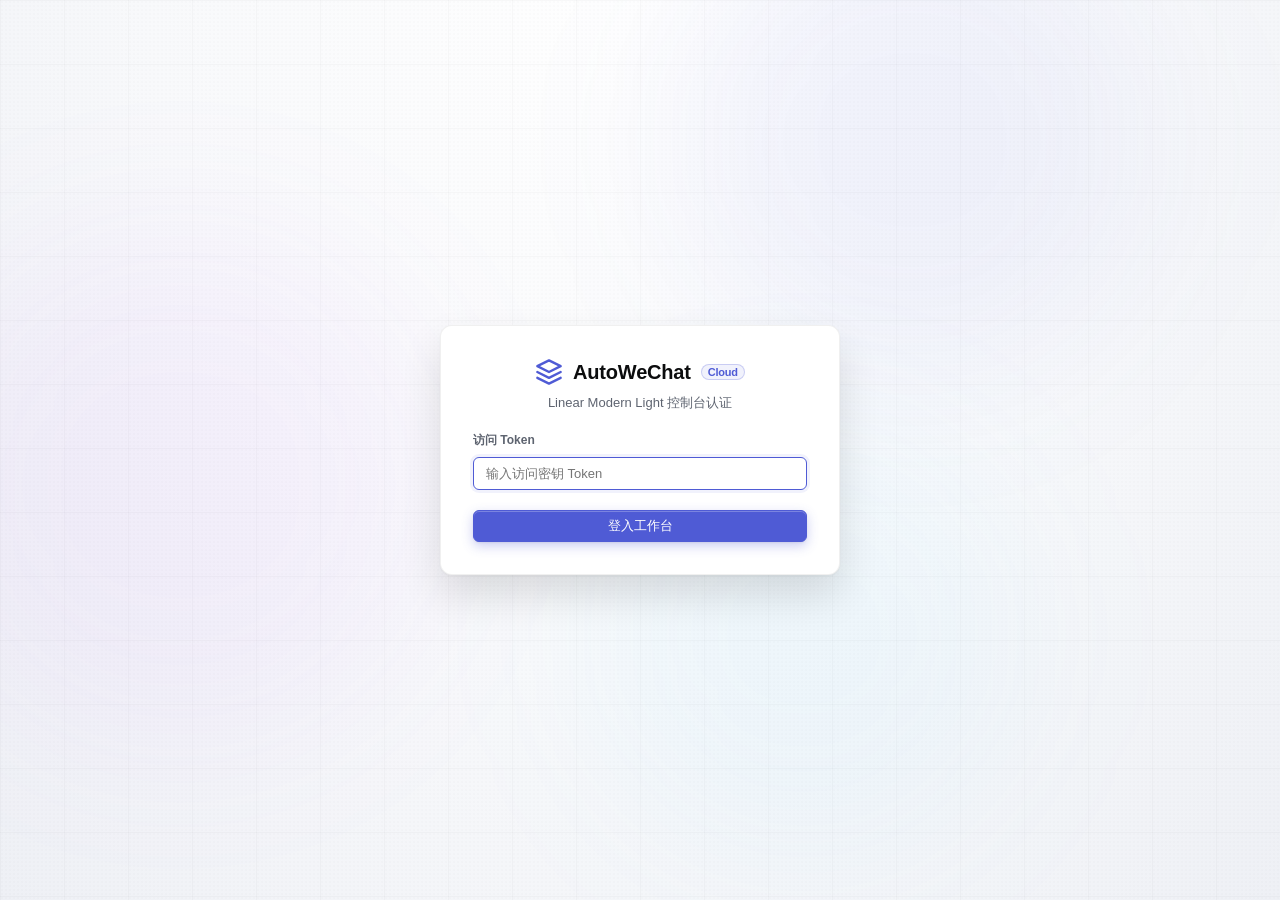
<file: templates/login.html>
<!DOCTYPE html>
<html lang="zh-CN">
<head>
    <meta charset="UTF-8">
    <meta name="viewport" content="width=device-width, initial-scale=1.0">
    <title>AutoWeChat Cloud — 控制台登入</title>
    <link rel="stylesheet" href="/static/css/tokens.css?v=2026">
    <link rel="stylesheet" href="/static/css/components.css?v=2026">
    <link rel="stylesheet" href="/static/css/views.css?v=2026">
</head>
<body>
    <div class="ambient-canvas" aria-hidden="true">
        <div class="ambient-blob ambient-blob-1"></div>
        <div class="ambient-blob ambient-blob-2"></div>
        <div class="ambient-blob ambient-blob-3"></div>
        <div class="ambient-grid"></div>
        <div class="ambient-noise"></div>
    </div>

    <div class="login-shell">
        <div class="login-card">
            <div class="login-logo">
                <div class="brand-mark" style="font-size: 20px; gap: 10px;">
                    <svg width="28" height="28" viewBox="0 0 24 24" fill="none" stroke="currentColor" stroke-width="2" stroke-linecap="round" stroke-linejoin="round">
                        <polygon points="12 2 2 7 12 12 22 7 12 2"></polygon>
                        <polyline points="2 17 12 22 22 17"></polyline>
                        <polyline points="2 12 12 17 22 12"></polyline>
                    </svg>
                    <span>AutoWeChat</span>
                    <span class="brand-badge">Cloud</span>
                </div>
                <div class="login-subtitle">Linear Modern Light 控制台认证</div>
            </div>

            <form id="login-form">
                <div style="display: flex; flex-direction: column; gap: 8px;">
                    <label for="token" style="font-size: 12px; font-weight: 600; color: var(--text-secondary);">访问 Token</label>
                    <input type="password" id="token" name="password" class="linear-input" placeholder="输入访问密钥 Token" autofocus autocomplete="current-password" required>
                </div>
                <button type="submit" class="btn btn-primary" style="width: 100%; margin-top: 20px;">
                    登入工作台
                </button>
                <div class="error" id="error" style="color: var(--status-danger); font-size: 12px; margin-top: 10px; text-align: center; display: none;"></div>
            </form>
        </div>
    </div>

    <script type="module" src="/static/js/main.js?v=2026"></script>
</body>
</html>
</file>
<file: static/css/tokens.css>
/* AutoWeChat Linear Modern Light Design Tokens */
:root {
  /* Surfaces & Backgrounds */
  --bg-base: #F8F9FB;
  --bg-subtle: #F1F3F7;
  --bg-elevated: #FFFFFF;
  --surface-glass: rgba(255, 255, 255, 0.86);
  --surface-glass-hud: rgba(255, 255, 255, 0.94);
  --surface-sunken: #F1F3F7;

  /* Typography Scale */
  --text-primary: #0C0D0E;
  --text-secondary: #5E6470;
  --text-muted: #8C919E;
  --text-inverse: #FFFFFF;

  /* Brand & Accent (Linear Indigo) */
  --accent: #4F5BD5;
  --accent-hover: #434EB8;
  --accent-active: #3842A6;
  --accent-subtle: rgba(79, 91, 213, 0.08);
  --accent-border: rgba(79, 91, 213, 0.25);

  /* Border System */
  --border-color: rgba(0, 0, 0, 0.06);
  --border-subtle: rgba(0, 0, 0, 0.04);
  --border-strong: rgba(0, 0, 0, 0.12);

  /* Status Colors */
  --status-success: #10B981;
  --status-success-bg: rgba(16, 185, 129, 0.10);
  --status-warning: #F59E0B;
  --status-warning-bg: rgba(245, 158, 11, 0.12);
  --status-danger: #EF4444;
  --status-danger-bg: rgba(239, 68, 68, 0.10);

  /* Tactile Shadows */
  --shadow-card: 0 1px 2px rgba(0, 0, 0, 0.03), 0 4px 16px rgba(15, 23, 42, 0.04), inset 0 1px 0 0 rgba(255, 255, 255, 1);
  --shadow-card-hover: 0 2px 4px rgba(0, 0, 0, 0.04), 0 8px 24px rgba(15, 23, 42, 0.08), inset 0 1px 0 0 rgba(255, 255, 255, 1);
  --shadow-btn-primary: 0 1px 2px rgba(0, 0, 0, 0.05), 0 4px 12px rgba(79, 91, 213, 0.30), inset 0 1px 0 0 rgba(255, 255, 255, 0.25);
  --shadow-dropdown: 0 10px 30px rgba(0, 0, 0, 0.08), 0 1px 3px rgba(0, 0, 0, 0.05);
  --shadow-modal: 0 20px 40px rgba(0, 0, 0, 0.12), 0 1px 3px rgba(0, 0, 0, 0.05);
  --shadow-hud: -8px 0 32px rgba(15, 23, 42, 0.08);

  /* Radii */
  --radius-xs: 4px;
  --radius-sm: 6px;
  --radius-md: 9px;
  --radius-lg: 12px;
  --radius-pill: 9999px;

  /* Typography Families */
  --font-sans: -apple-system, BlinkMacSystemFont, "Segoe UI", Roboto, "PingFang SC", "Hiragino Sans GB", "Microsoft YaHei", sans-serif;
  --font-mono: 'Cascadia Code', 'Fira Code', 'Menlo', 'Consolas', monospace;

  /* Motion & Easing */
  --ease-expo: cubic-bezier(0.16, 1, 0.3, 1);
  --duration-fast: 160ms;
  --duration-normal: 220ms;
}

/* Global Reset & Base */
*, *::before, *::after {
  box-sizing: border-box;
  margin: 0;
  padding: 0;
}

html {
  height: auto;
  min-height: 100%;
  overflow-x: clip;
}

body {
  height: auto;
  min-height: 100dvh;
  overflow-x: clip;
  font-family: var(--font-sans);
  color: var(--text-primary);
  background-color: var(--bg-base);
  -webkit-font-smoothing: antialiased;
  -moz-osx-font-smoothing: grayscale;
  text-rendering: optimizeLegibility;
}

/* 4-Layer Ambient Canvas */
.ambient-canvas {
  position: fixed;
  inset: 0;
  pointer-events: none;
  z-index: -1;
  overflow: hidden;
  background: radial-gradient(ellipse at 50% -10%, #FFFFFF 0%, #F8F9FB 55%, #EEF0F5 100%);
}

.ambient-blob {
  position: absolute;
  border-radius: 50%;
  filter: blur(80px);
  pointer-events: none;
  will-change: transform;
}

.ambient-blob-1 {
  top: -100px;
  right: 10%;
  width: 480px;
  height: 480px;
  background: rgba(79, 91, 213, 0.06);
}

.ambient-blob-2 {
  top: 25%;
  left: -80px;
  width: 520px;
  height: 520px;
  background: rgba(168, 85, 247, 0.05);
}

.ambient-blob-3 {
  bottom: 5%;
  right: 20%;
  width: 440px;
  height: 440px;
  background: rgba(56, 189, 248, 0.05);
}

.ambient-grid {
  position: absolute;
  inset: 0;
  background-image: linear-gradient(rgba(0, 0, 0, 0.025) 1px, transparent 1px),
                    linear-gradient(90deg, rgba(0, 0, 0, 0.025) 1px, transparent 1px);
  background-size: 64px 64px;
}

.ambient-noise {
  position: absolute;
  inset: 0;
  opacity: 0.012;
  background-image: radial-gradient(#000000 1px, transparent 1px);
  background-size: 4px 4px;
}

/* Typography Utility Classes */
.text-ink-gradient {
  background: linear-gradient(180deg, #0C0D0E 0%, #4B5563 100%);
  -webkit-background-clip: text;
  -webkit-text-fill-color: transparent;
}

.mono {
  font-family: var(--font-mono);
  font-feature-settings: "tnum";
}

.truncate {
  overflow: hidden;
  text-overflow: ellipsis;
  white-space: nowrap;
}
</file>
<file: static/css/components.css>
/* AutoWeChat Linear Modern Light Atomic Components */

/* --- Topbar Shell (Desktop >= 768px) --- */
.topbar {
  position: fixed;
  top: 0;
  left: 0;
  right: 0;
  height: 56px;
  z-index: 100;
  background: var(--surface-glass);
  backdrop-filter: blur(16px);
  -webkit-backdrop-filter: blur(16px);
  border-bottom: 1px solid var(--border-color);
  display: flex;
  align-items: center;
  justify-content: space-between;
  padding: 0 20px;
  transition: height var(--duration-fast) var(--ease-expo);
}

.brand-mark {
  display: flex;
  align-items: center;
  gap: 8px;
  font-weight: 700;
  font-size: 15px;
  color: var(--text-primary);
  text-decoration: none;
  letter-spacing: -0.01em;
  user-select: none;
}

.brand-mark svg {
  color: var(--accent);
}

.brand-badge {
  font-size: 11px;
  font-weight: 600;
  padding: 1px 6px;
  border-radius: var(--radius-pill);
  background: var(--accent-subtle);
  color: var(--accent);
  border: 1px solid var(--accent-border);
}

/* --- Segmented Nav (Desktop >= 768px) --- */
.segmented-nav {
  display: inline-flex;
  align-items: center;
  gap: 2px;
  background: var(--bg-subtle);
  border: 1px solid var(--border-subtle);
  border-radius: var(--radius-pill);
  padding: 3px;
  user-select: none;
}

.nav-pill {
  display: inline-flex;
  align-items: center;
  gap: 6px;
  padding: 6px 14px;
  font-family: inherit;
  font-size: 13px;
  font-weight: 500;
  color: var(--text-secondary);
  background: transparent;
  border: none;
  border-radius: var(--radius-pill);
  cursor: pointer;
  transition: all var(--duration-fast) var(--ease-expo);
  text-decoration: none;
}

.nav-pill:hover {
  color: var(--text-primary);
}

.nav-pill.active {
  background: #FFFFFF;
  color: var(--text-primary);
  box-shadow: 0 1px 3px rgba(0, 0, 0, 0.06), 0 1px 1px rgba(0, 0, 0, 0.04);
  font-weight: 600;
}

.nav-pill svg {
  width: 15px;
  height: 15px;
}

/* --- Status Pill & Dot --- */
.topbar-actions {
  display: flex;
  align-items: center;
  gap: 10px;
}

.status-pill {
  display: inline-flex;
  align-items: center;
  gap: 6px;
  padding: 4px 10px;
  background: var(--bg-subtle);
  border: 1px solid var(--border-color);
  border-radius: var(--radius-pill);
  font-size: 12px;
  font-weight: 500;
  color: var(--text-secondary);
  user-select: none;
}

.status-dot {
  width: 7px;
  height: 7px;
  border-radius: 50%;
  flex-shrink: 0;
}

.status-dot.idle {
  background: #94A3B8;
}

.status-dot.running {
  background: var(--accent);
  box-shadow: 0 0 8px rgba(79, 91, 213, 0.6);
  animation: pulseDot 2s infinite ease-in-out;
}

.status-dot.paused {
  background: var(--status-warning);
  box-shadow: 0 0 6px rgba(245, 158, 11, 0.5);
}

.status-dot.error {
  background: var(--status-danger);
  box-shadow: 0 0 6px rgba(239, 68, 68, 0.5);
}

@keyframes pulseDot {
  0%, 100% {
    transform: scale(1);
    opacity: 1;
  }
  50% {
    transform: scale(1.3);
    opacity: 0.65;
  }
}

/* --- Mobile Bottom Dock (< 768px) --- */
.mobile-bottom-dock {
  display: none;
}

@media (max-width: 767px) {
  .topbar {
    height: 48px;
    padding: 0 14px;
  }

  .segmented-nav {
    display: none;
  }

  .mobile-bottom-dock {
    display: flex;
    position: fixed;
    bottom: 0;
    left: 0;
    right: 0;
    z-index: 100;
    height: calc(56px + env(safe-area-inset-bottom, 0px));
    padding-bottom: env(safe-area-inset-bottom, 0px);
    background: var(--surface-glass);
    backdrop-filter: blur(20px);
    -webkit-backdrop-filter: blur(20px);
    border-top: 1px solid var(--border-color);
    justify-content: space-around;
    align-items: center;
  }

  .dock-item {
    display: flex;
    flex-direction: column;
    align-items: center;
    justify-content: center;
    min-width: 48px;
    min-height: 44px;
    height: 100%;
    flex: 1;
    color: var(--text-muted);
    text-decoration: none;
    border: none;
    background: transparent;
    font-size: 10px;
    font-weight: 500;
    gap: 2px;
    cursor: pointer;
    touch-action: manipulation;
    transition: color var(--duration-fast);
  }

  .dock-item.active {
    color: var(--accent);
    font-weight: 600;
  }

  .dock-item svg {
    width: 20px;
    height: 20px;
  }
}

/* --- Tactile Cards --- */
.linear-card {
  background: var(--bg-elevated);
  border: 1px solid var(--border-color);
  border-radius: var(--radius-lg);
  box-shadow: var(--shadow-card);
  transition: box-shadow var(--duration-fast) var(--ease-expo), border-color var(--duration-fast);
  position: relative;
  overflow: hidden;
}

.linear-card:hover {
  box-shadow: var(--shadow-card-hover);
  border-color: rgba(0, 0, 0, 0.09);
}

.card-header {
  display: flex;
  align-items: center;
  justify-content: space-between;
  padding: 14px 18px;
  border-bottom: 1px solid var(--border-subtle);
}

.card-title {
  font-size: 14px;
  font-weight: 600;
  color: var(--text-primary);
  display: flex;
  align-items: center;
  gap: 8px;
}

.card-body {
  padding: 18px;
}

/* --- Button Hierarchy --- */
.btn {
  display: inline-flex;
  align-items: center;
  justify-content: center;
  gap: 6px;
  font-family: inherit;
  font-size: 13px;
  font-weight: 500;
  border-radius: var(--radius-sm);
  cursor: pointer;
  border: 1px solid transparent;
  transition: all var(--duration-fast) var(--ease-expo);
  outline: none;
  user-select: none;
  text-decoration: none;
  white-space: nowrap;
  padding: 7px 14px;
  line-height: 1.2;
}

.btn svg {
  width: 14px;
  height: 14px;
  flex-shrink: 0;
}

.btn-primary {
  background: var(--accent);
  color: var(--text-inverse);
  border-color: var(--accent);
  box-shadow: var(--shadow-btn-primary);
}

.btn-primary:hover {
  background: var(--accent-hover);
  border-color: var(--accent-hover);
}

.btn-primary:active {
  background: var(--accent-active);
}

.btn-secondary {
  background: var(--bg-elevated);
  color: var(--text-primary);
  border-color: var(--border-color);
  box-shadow: 0 1px 2px rgba(0, 0, 0, 0.03);
}

.btn-secondary:hover {
  background: var(--bg-subtle);
  border-color: var(--border-strong);
}

.btn-ghost {
  background: transparent;
  color: var(--text-secondary);
  border-color: transparent;
}

.btn-ghost:hover {
  background: var(--accent-subtle);
  color: var(--accent);
}

.btn-outline {
  background: transparent;
  color: var(--text-primary);
  border-color: var(--border-color);
}

.btn-outline:hover {
  background: var(--bg-subtle);
  border-color: var(--border-strong);
}

.btn-danger,
.btn-danger-ghost {
  background: var(--status-danger-bg);
  color: var(--status-danger);
  border-color: rgba(239, 68, 68, 0.2);
}

.btn-danger:hover,
.btn-danger-ghost:hover {
  background: var(--status-danger);
  color: #FFFFFF;
}

.btn-sm {
  padding: 4px 10px;
  font-size: 12px;
  border-radius: var(--radius-xs);
  min-height: 28px;
}

.btn-icon-only {
  padding: 0;
  width: 32px;
  height: 32px;
  border-radius: var(--radius-sm);
}

.btn:disabled, .btn.disabled {
  opacity: 0.55;
  cursor: not-allowed;
  pointer-events: none;
}

/* Touch targets enforcement on Tablet & Mobile */
@media (max-width: 1180px), (pointer: coarse) {
  .btn,
  .nav-pill,
  .filter-pill,
  .dock-item,
  .workflow-seg-btn,
  .workflow-item,
  .mode-toggle-btn,
  .ops-tab-btn,
  .linear-input,
  .linear-select {
    min-height: 44px;
    touch-action: manipulation;
  }
}

/* --- Form Controls --- */
.linear-input,
.linear-select,
.linear-textarea {
  width: 100%;
  font-family: inherit;
  font-size: 13px;
  color: var(--text-primary);
  background: var(--bg-elevated);
  border: 1px solid var(--border-color);
  border-radius: var(--radius-sm);
  padding: 8px 12px;
  transition: border-color var(--duration-fast), box-shadow var(--duration-fast);
  outline: none;
}

.linear-input:focus,
.linear-select:focus,
.linear-textarea:focus {
  border-color: var(--accent);
  box-shadow: 0 0 0 3px var(--accent-subtle);
}

.linear-textarea {
  min-height: 100px;
  resize: vertical;
  line-height: 1.5;
}

@media (max-width: 767px) {
  .linear-input,
  .linear-select,
  .linear-textarea {
    font-size: 16px !important;
  }
}

.form-group {
  margin-bottom: 14px;
}

.form-label {
  display: block;
  font-size: 12px;
  font-weight: 500;
  color: var(--text-secondary);
  margin-bottom: 5px;
}

.form-help {
  font-size: 11px;
  color: var(--text-muted);
  margin-top: 4px;
}

/* --- Badges & Pills --- */
.badge {
  display: inline-flex;
  align-items: center;
  gap: 4px;
  font-size: 11px;
  font-weight: 600;
  padding: 2px 7px;
  border-radius: var(--radius-pill);
  line-height: 1.4;
  user-select: none;
}

.badge-success {
  background: var(--status-success-bg);
  color: var(--status-success);
  border: 1px solid rgba(16, 185, 129, 0.25);
}

.badge-warning {
  background: var(--status-warning-bg);
  color: var(--status-warning);
  border: 1px solid rgba(245, 158, 11, 0.25);
}

.badge-danger {
  background: var(--status-danger-bg);
  color: var(--status-danger);
  border: 1px solid rgba(239, 68, 68, 0.25);
}

.badge-indigo {
  background: var(--accent-subtle);
  color: var(--accent);
  border: 1px solid var(--accent-border);
}

.badge-accent {
  background: var(--accent-subtle);
  color: var(--accent);
  border: 1px solid var(--accent-border);
}

.badge-neutral {
  background: var(--bg-subtle);
  color: var(--text-secondary);
  border: 1px solid var(--border-color);
}

/* Filter Pills Group */
.filter-pills {
  display: flex;
  flex-wrap: wrap;
  gap: 6px;
  padding: 2px 0;
}

.filter-pill {
  padding: 5px 12px;
  font-size: 12px;
  font-weight: 500;
  border-radius: var(--radius-pill);
  border: 1px solid var(--border-color);
  background: var(--bg-elevated);
  color: var(--text-secondary);
  cursor: pointer;
  transition: all var(--duration-fast);
  user-select: none;
}

.filter-pill:hover {
  border-color: var(--border-strong);
  color: var(--text-primary);
}

.filter-pill.active {
  background: var(--accent);
  color: #FFFFFF;
  border-color: var(--accent);
  font-weight: 600;
}

/* --- Modals & Toasts --- */
.modal-overlay {
  position: fixed;
  inset: 0;
  z-index: 200;
  background: rgba(12, 13, 14, 0.45);
  backdrop-filter: blur(8px);
  -webkit-backdrop-filter: blur(8px);
  display: flex;
  align-items: center;
  justify-content: center;
  opacity: 0;
  pointer-events: none;
  transition: opacity var(--duration-normal) var(--ease-expo);
  padding: 16px;
}

.modal-overlay.open {
  opacity: 1;
  pointer-events: auto;
}

.modal-backdrop {
  position: absolute;
  inset: 0;
  cursor: pointer;
}

.modal-card {
  background: var(--bg-elevated);
  border: 1px solid var(--border-color);
  border-radius: var(--radius-lg);
  box-shadow: var(--shadow-modal);
  width: 100%;
  max-width: 860px;
  max-height: 90dvh;
  display: flex;
  flex-direction: column;
  overflow: hidden;
  transform: scale(0.97);
  transition: transform var(--duration-normal) var(--ease-expo);
}

.modal-overlay.open .modal-card {
  transform: scale(1);
}

.modal-header {
  display: flex;
  align-items: center;
  justify-content: space-between;
  padding: 14px 20px;
  border-bottom: 1px solid var(--border-color);
}

.btn-close-modal {
  padding: 4px;
  display: inline-flex;
  align-items: center;
  justify-content: center;
  border-radius: var(--radius-xs);
  color: var(--text-secondary);
}

.btn-close-modal:hover {
  color: var(--text-primary);
  background: var(--bg-subtle);
}

.modal-title {
  font-size: 15px;
  font-weight: 600;
  color: var(--text-primary);
}

.modal-body {
  padding: 20px;
  overflow-y: auto;
  flex: 1;
}

.modal-iframe {
  width: 100%;
  height: 600px;
  border: none;
  border-radius: var(--radius-sm);
  background: #FFFFFF;
}

/* Toast Notification Stack */
.toast-container {
  position: fixed;
  bottom: 20px;
  right: 20px;
  z-index: 300;
  display: flex;
  flex-direction: column;
  gap: 8px;
  pointer-events: none;
}

@media (max-width: 767px) {
  .toast-container {
    bottom: calc(64px + env(safe-area-inset-bottom, 0px));
    left: 16px;
    right: 16px;
  }
}

.toast-item {
  background: var(--bg-elevated);
  border: 1px solid var(--border-color);
  box-shadow: var(--shadow-card-hover);
  padding: 10px 16px;
  border-radius: var(--radius-md);
  font-size: 13px;
  font-weight: 500;
  display: flex;
  align-items: center;
  gap: 8px;
  pointer-events: auto;
  animation: slideToastUp 200ms var(--ease-expo);
}

.toast-item.error,
.toast-item.toast-error {
  border-left: 3px solid var(--status-danger);
}

.toast-item.success,
.toast-item.toast-success {
  border-left: 3px solid var(--status-success);
}

.toast-item.toast-info {
  border-left: 3px solid var(--accent);
}

.toast-item.toast-warning {
  border-left: 3px solid var(--status-warning);
}

.toast-item.fade-out {
  opacity: 0;
  transform: translateY(-8px);
  transition: opacity 240ms var(--ease-expo), transform 240ms var(--ease-expo);
}

.svg-icon {
  display: inline-block;
  vertical-align: middle;
  flex-shrink: 0;
}

@keyframes slideToastUp {
  from {
    opacity: 0;
    transform: translateY(10px);
  }
  to {
    opacity: 1;
    transform: translateY(0);
  }
}
</file>
<file: static/css/views.css>
/* AutoWeChat Linear Modern Light View Layouts */

/* --- App Shell & View Stage Base --- */
.app-shell {
  min-height: 100dvh;
  padding-top: 56px;
  display: flex;
  flex-direction: column;
}

.view-stage {
  display: none;
  width: 100%;
  max-width: 1400px;
  margin: 0 auto;
  padding: 24px;
  box-sizing: border-box;
}

.view-stage.active {
  display: block;
  animation: fadeIn 200ms var(--ease-expo);
}

@keyframes fadeIn {
  from { opacity: 0; transform: translateY(4px); }
  to { opacity: 1; transform: translateY(0); }
}

@media (max-width: 1023px) {
  .view-stage {
    padding: 18px;
  }
}

@media (max-width: 767px) {
  .app-shell {
    padding-top: 48px;
    padding-bottom: calc(84px + env(safe-area-inset-bottom, 0px));
  }
  .view-stage {
    padding: 12px;
  }
}

/* ==========================================================================
   Stage 1: Console Stage (#view-console)
   ========================================================================== */

/* Console Control Bar */
.console-control-bar {
  display: flex;
  flex-wrap: wrap;
  align-items: center;
  justify-content: space-between;
  gap: 12px;
  margin-bottom: 16px;
}

.workflow-seg-group {
  display: inline-flex;
  background: var(--bg-subtle);
  border: 1px solid var(--border-color);
  border-radius: var(--radius-pill);
  padding: 3px;
  gap: 2px;
  user-select: none;
}

.workflow-item,
.workflow-seg-btn {
  padding: 6px 14px;
  font-family: inherit;
  font-size: 13px;
  font-weight: 500;
  color: var(--text-secondary);
  background: transparent;
  border: none;
  border-radius: var(--radius-pill);
  cursor: pointer;
  transition: all var(--duration-fast);
  white-space: nowrap;
}

.workflow-item:hover,
.workflow-seg-btn:hover {
  color: var(--text-primary);
}

.workflow-item.active,
.workflow-seg-btn.active {
  background: #FFFFFF;
  color: var(--text-primary);
  font-weight: 600;
  box-shadow: 0 1px 3px rgba(0, 0, 0, 0.06);
}

.console-actions {
  display: flex;
  align-items: center;
  gap: 8px;
}

@media (max-width: 639px) {
  .console-control-bar {
    flex-direction: column;
    align-items: stretch;
  }
  .workflow-seg-group {
    display: grid;
    grid-template-columns: 1fr 1fr;
    border-radius: var(--radius-md);
  }
  .workflow-item,
  .workflow-seg-btn {
    text-align: center;
    border-radius: var(--radius-xs);
  }
  .console-actions {
    justify-content: flex-end;
  }
  .console-actions .btn {
    flex: 1;
  }
}

/* Telemetry Strip */
.telemetry-strip {
  display: flex;
  flex-wrap: wrap;
  align-items: center;
  justify-content: space-between;
  gap: 12px;
  background: var(--bg-elevated);
  border: 1px solid var(--border-color);
  border-radius: var(--radius-md);
  padding: 10px 16px;
  margin-bottom: 20px;
  box-shadow: var(--shadow-card);
}

.telemetry-metrics {
  display: flex;
  align-items: center;
  flex-wrap: wrap;
  gap: 16px;
  font-size: 12px;
}

.telemetry-item {
  display: flex;
  align-items: center;
  gap: 5px;
  color: var(--text-secondary);
}

.telemetry-item strong {
  color: var(--text-primary);
  font-family: var(--font-mono);
  font-weight: 600;
}

/* 4-Step Live Pipeline Stepper */
.stepper-track {
  display: grid;
  grid-template-columns: repeat(4, 1fr);
  gap: 12px;
  margin-bottom: 20px;
}

.step-node {
  background: var(--bg-elevated);
  border: 1px solid var(--border-color);
  border-radius: var(--radius-md);
  padding: 12px;
  display: flex;
  flex-direction: column;
  gap: 5px;
  box-shadow: var(--shadow-card);
  transition: all var(--duration-fast);
  position: relative;
}

.step-node.completed {
  border-color: rgba(16, 185, 129, 0.35);
  background: rgba(16, 185, 129, 0.02);
}

.step-node.active {
  border-color: var(--accent);
  box-shadow: 0 0 0 1px var(--accent), 0 4px 14px rgba(79, 91, 213, 0.15);
}

.step-node.pending {
  opacity: 0.65;
}

.step-node-header {
  display: flex;
  align-items: center;
  justify-content: space-between;
  font-size: 11px;
  font-weight: 600;
  color: var(--text-muted);
}

.step-node-badge {
  font-size: 10px;
  font-weight: 600;
  padding: 1px 6px;
  border-radius: var(--radius-pill);
}

.step-node-title {
  font-size: 13px;
  font-weight: 600;
  color: var(--text-primary);
}

.step-node-meta {
  font-size: 11px;
  color: var(--text-secondary);
  line-height: 1.3;
}

@media (max-width: 767px) {
  .stepper-track {
    grid-template-columns: 1fr 1fr;
    gap: 8px;
  }
  .step-node {
    padding: 10px;
  }
}

/* Pipeline Stage Header (Timeline vs Raw Toggle) */
.pipeline-stage-header {
  display: flex;
  align-items: center;
  justify-content: space-between;
  margin-bottom: 12px;
}

.pipeline-stage-header .mode-toggle {
  display: inline-flex;
  background: var(--bg-subtle);
  border: 1px solid var(--border-subtle);
  border-radius: var(--radius-pill);
  padding: 2px;
}

.pipeline-stage-header .mode-toggle-btn {
  padding: 3px 10px;
  font-size: 12px;
  font-weight: 500;
  border-radius: var(--radius-pill);
  border: none;
  background: transparent;
  color: var(--text-secondary);
  cursor: pointer;
}

.pipeline-stage-header .mode-toggle-btn.active {
  background: #FFFFFF;
  color: var(--text-primary);
  font-weight: 600;
  box-shadow: 0 1px 2px rgba(0, 0, 0, 0.05);
}

/* Pipeline Timeline Layout (Asymmetric 2-Column on Desktop & Landscape Tablet) */
#pipeline-timeline-view {
  display: grid;
  grid-template-columns: minmax(0, 1.75fr) minmax(300px, 1fr);
  gap: 16px;
  align-items: start;
  width: 100%;
}

@media (max-width: 899px) {
  #pipeline-timeline-view {
    grid-template-columns: 1fr;
  }
  .pipeline-side-panel {
    order: -1;
  }
}

/* Phase Accordion List */
.phase-accordion-list {
  display: flex;
  flex-direction: column;
  gap: 12px;
  width: 100%;
  min-width: 0;
}

/* Pipeline Side Panel */
.pipeline-side-panel {
  display: flex;
  flex-direction: column;
  gap: 12px;
  min-width: 0;
  width: 100%;
}

.pipeline-side-card {
  background: var(--bg-elevated);
  border: 1px solid var(--border-color);
  border-radius: var(--radius-md);
  box-shadow: var(--shadow-card);
  overflow: hidden;
}

.pipeline-side-card-header {
  display: flex;
  align-items: center;
  justify-content: space-between;
  padding: 12px 16px;
  background: var(--bg-elevated);
  border-bottom: 1px solid var(--border-subtle);
}

.side-card-title {
  display: flex;
  align-items: center;
  gap: 8px;
  font-size: 13px;
  font-weight: 600;
  color: var(--text-primary);
}

.pipeline-side-card-body {
  padding: 14px 16px;
  background: #FFFFFF;
}

.pipeline-side-card-body.stream-body {
  padding: 10px;
}

.live-dot-pulse {
  width: 8px;
  height: 8px;
  border-radius: 50%;
  background: #10B981;
  display: inline-block;
  box-shadow: 0 0 0 0 rgba(16, 185, 129, 0.7);
  animation: pulse-ring 2s infinite cubic-bezier(0.4, 0, 0.6, 1);
}

@keyframes pulse-ring {
  0% {
    transform: scale(0.95);
    box-shadow: 0 0 0 0 rgba(16, 185, 129, 0.7);
  }
  70% {
    transform: scale(1);
    box-shadow: 0 0 0 6px rgba(16, 185, 129, 0);
  }
  100% {
    transform: scale(0.95);
    box-shadow: 0 0 0 0 rgba(16, 185, 129, 0);
  }
}

.mini-stream-feed {
  background: var(--surface-sunken);
  color: #1E293B;
  border-radius: var(--radius-sm);
  padding: 10px 12px;
  font-family: var(--font-mono);
  font-size: 11px;
  line-height: 1.6;
  max-height: 320px;
  min-height: 180px;
  overflow-y: auto;
  white-space: pre-wrap;
  word-break: break-all;
  border: 1px solid var(--border-color);
}

.mini-stream-line {
  padding: 2px 0;
  border-bottom: 1px solid var(--border-subtle);
}

.mini-stream-line.muted {
  color: var(--text-muted);
  font-style: italic;
}

.phase-card {
  background: var(--bg-elevated);
  border: 1px solid var(--border-color);
  border-radius: var(--radius-md);
  box-shadow: var(--shadow-card);
  overflow: hidden;
  transition: border-color var(--duration-fast);
}

.phase-card.active {
  border-color: var(--accent);
}

.phase-card-header,
.phase-accordion-header {
  display: flex;
  align-items: center;
  justify-content: space-between;
  padding: 12px 18px;
  background: var(--bg-elevated);
  cursor: pointer;
  user-select: none;
}

.phase-card-title {
  display: flex;
  align-items: center;
  gap: 8px;
  font-size: 13px;
  font-weight: 600;
  color: var(--text-primary);
}

.phase-card-body {
  padding: 16px 18px;
  border-top: 1px solid var(--border-subtle);
  background: #FFFFFF;
  display: flex;
  flex-direction: column;
  gap: 12px;
}

/* Radar Strip */
.radar-strip {
  display: flex;
  align-items: center;
  flex-wrap: wrap;
  gap: 8px;
  padding: 10px 14px;
  background: var(--bg-subtle);
  border-radius: var(--radius-sm);
  font-size: 12px;
}

.section-progress-list {
  display: flex;
  flex-direction: column;
  gap: 8px;
}

.phase2-section-item {
  display: flex;
  align-items: center;
  gap: 8px;
  font-size: 12px;
  color: var(--text-secondary);
  padding: 6px 10px;
  background: var(--bg-subtle);
  border-radius: var(--radius-xs);
  border: 1px solid var(--border-subtle);
}

.phase2-section-item svg {
  color: var(--status-success);
  flex-shrink: 0;
}

.section-progress-row {
  display: flex;
  align-items: center;
  justify-content: space-between;
  font-size: 12px;
  padding: 6px 0;
  border-bottom: 1px dashed var(--border-subtle);
}

/* Asset Slots Grid */
.asset-slots-grid {
  display: grid;
  grid-template-columns: repeat(3, 1fr);
  gap: 12px;
}

.asset-slot-card {
  border: 1px solid var(--border-color);
  border-radius: var(--radius-sm);
  padding: 10px;
  background: var(--bg-subtle);
  display: flex;
  flex-direction: column;
  gap: 6px;
  transition: all var(--duration-fast);
}

.asset-slot-card.done {
  border-color: rgba(16, 185, 129, 0.35);
  background: rgba(16, 185, 129, 0.03);
}

.asset-slot-card.waiting {
  opacity: 0.85;
}

.slot-head {
  display: flex;
  align-items: center;
  justify-content: space-between;
  font-size: 12px;
  font-weight: 600;
}

.slot-title {
  color: var(--text-primary);
}

.slot-tag {
  font-size: 10px;
  font-weight: 600;
  padding: 1px 6px;
  border-radius: var(--radius-pill);
}

.slot-tag.tag-success {
  background: var(--status-success-bg);
  color: var(--status-success);
  border: 1px solid rgba(16, 185, 129, 0.25);
}

.slot-tag.tag-muted {
  background: var(--bg-subtle);
  color: var(--text-muted);
  border: 1px solid var(--border-subtle);
}

.slot-detail {
  font-size: 11px;
  color: var(--text-secondary);
  line-height: 1.4;
}

.asset-slot-preview {
  width: 100%;
  height: 110px;
  border-radius: var(--radius-xs);
  object-fit: cover;
  background: #E2E8F0;
  border: 1px solid var(--border-subtle);
}

.phase-card.highlight-completed {
  border-color: var(--status-success);
  box-shadow: 0 0 0 1px var(--status-success), var(--shadow-card-hover);
}

.gate-result-card {
  background: rgba(16, 185, 129, 0.05);
  border: 1px solid rgba(16, 185, 129, 0.25);
  border-radius: var(--radius-sm);
  padding: 14px;
  display: flex;
  justify-content: space-between;
  align-items: center;
  flex-wrap: wrap;
  gap: 10px;
}

/* Raw Monospace Log Well */
.pipeline-raw-well {
  flex-direction: column;
  gap: 2px;
  background: var(--surface-sunken);
  border: 1px solid var(--border-color);
  border-radius: var(--radius-md);
  padding: 16px;
  font-family: var(--font-mono);
  font-size: 12px;
  line-height: 1.6;
  color: #1E293B;
  max-height: 540px;
  overflow-y: auto;
  white-space: pre-wrap;
  word-break: break-all;
}

.raw-log-line {
  padding: 2px 0;
  border-bottom: 1px solid rgba(0, 0, 0, 0.04);
  word-break: break-all;
}

@media (max-width: 767px) {
  .asset-slots-grid {
    grid-template-columns: 1fr;
  }
  .pipeline-stage-header {
    flex-wrap: wrap;
    gap: 8px;
  }
  .pipeline-stage-header .mode-toggle-btn {
    min-height: 44px;
    padding: 8px 14px;
  }
  .side-card-stream {
    order: -1;
  }
  .mini-stream-feed {
    max-height: 220px;
    -webkit-overflow-scrolling: touch;
    overscroll-behavior-y: contain;
    overflow-wrap: anywhere;
    word-break: break-word;
  }
  .pipeline-raw-well {
    max-height: none;
    overflow-y: visible;
    padding: 12px;
    font-size: 12px;
    overflow-wrap: anywhere;
    word-break: break-word;
  }
}

/* ==========================================================================
   Stage 2: Knowledge Graph Stage (#view-graph)
   ========================================================================== */

.graph-toolbar {
  display: flex;
  flex-wrap: wrap;
  align-items: center;
  justify-content: space-between;
  gap: 12px;
  margin-bottom: 16px;
}

.tree-filter-btn {
  /* Inherits filter-pill styling */
  touch-action: manipulation;
}

.graph-workspace {
  position: relative;
  height: calc(100dvh - 170px);
  min-height: 560px;
  border: 1px solid var(--border-color);
  border-radius: var(--radius-lg);
  overflow: hidden;
  background: #FFFFFF;
  display: flex;
}

.dotgrid-canvas {
  position: absolute;
  inset: 0;
  background-image: radial-gradient(#CBD5E1 1.2px, transparent 1.2px);
  background-size: 24px 24px;
  pointer-events: none;
}

.graph-svg-layer {
  position: absolute;
  inset: 0;
  width: 100%;
  height: 100%;
  pointer-events: none;
  z-index: 2;
}

.edge-path,
.dag-connector-line {
  fill: none;
  stroke-linecap: round;
  transition: stroke var(--duration-fast);
}

.edge-path.published,
.dag-connector-line.status-published,
.dag-connector-line.published {
  stroke: #10B981;
  stroke-width: 2;
}

.edge-path.available,
.dag-connector-line.status-available,
.dag-connector-line.available {
  stroke: var(--accent);
  stroke-width: 2;
  stroke-dasharray: 4 4;
}

.edge-path.draft,
.dag-connector-line.status-draft,
.dag-connector-line.draft {
  stroke: var(--status-warning);
  stroke-width: 1.5;
  stroke-dasharray: 2 2;
}

.edge-path.locked,
.dag-connector-line.status-locked,
.dag-connector-line.locked,
.dag-connector-line {
  stroke: #CBD5E1;
  stroke-width: 1.5;
}

.edge-path.highlight,
.dag-connector-line.highlight {
  stroke: #F59E0B;
  stroke-width: 2.5;
}

.tier-columns-grid {
  position: relative;
  z-index: 3;
  display: grid;
  grid-template-columns: repeat(4, 1fr);
  gap: 20px;
  width: 100%;
  height: 100%;
  padding: 20px;
  overflow-y: auto;
  box-sizing: border-box;
}

.tier-nodes-list {
  display: flex;
  flex-direction: column;
  gap: 10px;
  flex: 1;
}

.tier-column {
  display: flex;
  flex-direction: column;
  gap: 14px;
}

.tier-column-header {
  font-size: 12px;
  font-weight: 700;
  color: var(--text-secondary);
  text-transform: uppercase;
  letter-spacing: 0.05em;
  padding-bottom: 6px;
  border-bottom: 2px solid var(--border-subtle);
  display: flex;
  justify-content: space-between;
  align-items: center;
}

.graph-node-card {
  background: var(--bg-elevated);
  border: 1px solid var(--border-color);
  border-radius: var(--radius-md);
  padding: 12px;
  box-shadow: var(--shadow-card);
  cursor: pointer;
  transition: all var(--duration-fast);
  user-select: none;
}

.graph-node-card:hover {
  transform: translateY(-2px);
  box-shadow: var(--shadow-card-hover);
  border-color: var(--accent);
}

.graph-node-card.selected {
  border-color: var(--accent);
  box-shadow: 0 0 0 2px var(--accent);
}

.graph-node-card.published,
.graph-node-card.status-published {
  border-left: 3px solid #10B981;
}

.graph-node-card.available,
.graph-node-card.status-available {
  border-left: 3px solid var(--accent);
}

.graph-node-card.draft,
.graph-node-card.status-draft {
  border-left: 3px solid var(--status-warning);
}

.graph-node-card.locked,
.graph-node-card.status-locked {
  opacity: 0.65;
  border-left: 3px solid #94A3B8;
}

.node-card-head {
  display: flex;
  justify-content: space-between;
  align-items: center;
  margin-bottom: 6px;
}

.node-id-tag {
  font-family: var(--font-mono);
  font-size: 11px;
  color: var(--text-muted);
  font-weight: 500;
}

.node-status-tag {
  font-size: 10px;
  font-weight: 600;
  padding: 1px 6px;
  border-radius: var(--radius-pill);
  user-select: none;
}

.node-status-tag.tag-published {
  background: var(--status-success-bg);
  color: var(--status-success);
  border: 1px solid rgba(16, 185, 129, 0.25);
}

.node-status-tag.tag-available {
  background: var(--accent-subtle);
  color: var(--accent);
  border: 1px solid var(--accent-border);
}

.node-status-tag.tag-draft {
  background: var(--status-warning-bg);
  color: var(--status-warning);
  border: 1px solid rgba(245, 158, 11, 0.25);
}

.node-status-tag.tag-locked {
  background: var(--bg-subtle);
  color: var(--text-muted);
  border: 1px solid var(--border-subtle);
}

.node-title,
.graph-node-title {
  font-size: 13px;
  font-weight: 600;
  color: var(--text-primary);
  line-height: 1.4;
  margin-bottom: 8px;
}

.node-footer,
.graph-node-meta {
  display: flex;
  justify-content: space-between;
  align-items: center;
  font-size: 11px;
  color: var(--text-secondary);
  margin-top: auto;
}

.node-tier-label {
  color: var(--text-muted);
  font-size: 11px;
  font-weight: 500;
}

.node-action-hint {
  color: var(--accent);
  font-weight: 600;
  font-size: 11px;
}

/* Frosted HUD Inspector (Desktop & Tablet) */
.hud-inspector {
  width: 320px;
  height: 100%;
  position: absolute;
  right: 0;
  top: 0;
  bottom: 0;
  z-index: 10;
  background: var(--surface-glass-hud);
  backdrop-filter: blur(16px);
  -webkit-backdrop-filter: blur(16px);
  border-left: 1px solid var(--border-color);
  box-shadow: var(--shadow-hud);
  padding: 20px;
  display: flex;
  flex-direction: column;
  gap: 14px;
  transition: transform var(--duration-normal) var(--ease-expo);
  overflow-y: auto;
}

.hud-inspector.collapsed {
  transform: translateX(100%);
}

.hud-header {
  display: flex;
  align-items: center;
  justify-content: space-between;
  padding-bottom: 10px;
  border-bottom: 1px solid var(--border-subtle);
}

.hud-title {
  font-size: 14px;
  font-weight: 700;
  color: var(--text-primary);
}

.hud-body {
  display: flex;
  flex-direction: column;
  gap: 12px;
  flex: 1;
}

.hud-section {
  font-size: 12px;
  line-height: 1.5;
  color: var(--text-secondary);
}

.hud-section-label {
  font-weight: 600;
  color: var(--text-primary);
  margin-bottom: 4px;
}

.hud-status-badge {
  display: inline-block;
  padding: 2px 8px;
  font-size: 11px;
  font-weight: 600;
  border-radius: var(--radius-pill);
}

.hud-status-badge.status-published {
  background: var(--status-success-bg);
  color: var(--status-success);
  border: 1px solid rgba(16, 185, 129, 0.25);
}

.hud-status-badge.status-available {
  background: var(--accent-subtle);
  color: var(--accent);
  border: 1px solid var(--accent-border);
}

.hud-status-badge.status-draft {
  background: var(--status-warning-bg);
  color: var(--status-warning);
  border: 1px solid rgba(245, 158, 11, 0.25);
}

.hud-status-badge.status-locked {
  background: var(--bg-subtle);
  color: var(--text-muted);
  border: 1px solid var(--border-subtle);
}

.hud-tag {
  font-size: 11px;
  padding: 2px 8px;
  background: var(--bg-subtle);
  border: 1px solid var(--border-subtle);
  border-radius: var(--radius-pill);
  color: var(--text-secondary);
}

.hud-prereq-item {
  display: flex;
  align-items: center;
  gap: 6px;
  font-size: 12px;
  color: var(--text-secondary);
  padding: 4px 0;
}

.hud-prereq-item svg {
  color: var(--status-success);
  flex-shrink: 0;
}

.hud-empty-hint {
  font-size: 12px;
  color: var(--text-muted);
  font-style: italic;
}

.hud-backdrop {
  position: fixed;
  inset: 0;
  z-index: 140;
  background: rgba(12, 13, 14, 0.35);
  backdrop-filter: blur(4px);
  -webkit-backdrop-filter: blur(4px);
}

/* Mobile Bottom Sheet HUD (< 768px) */
@media (max-width: 767px) {
  .graph-workspace {
    height: calc(100dvh - 190px);
  }
  .tier-columns-grid {
    grid-template-columns: repeat(2, 1fr);
    padding: 12px;
    gap: 12px;
  }
  .hud-inspector {
    position: fixed;
    inset: auto 0 0 0;
    width: 100%;
    max-height: 75dvh;
    z-index: 150;
    border-radius: 16px 16px 0 0;
    border-top: 1px solid var(--border-color);
    border-left: none;
    background: var(--bg-elevated);
    box-shadow: 0 -8px 30px rgba(0, 0, 0, 0.15);
    padding: 20px;
    transform: translateY(0);
    transition: transform var(--duration-normal) var(--ease-expo);
  }
  .hud-inspector.collapsed {
    transform: translateY(100%);
  }
  .hud-inspector.open-mobile {
    transform: translateY(0);
  }
}

/* ==========================================================================
   Stage 3: Audit Stage (#view-audit)
   ========================================================================== */

.audit-toolbar {
  display: flex;
  flex-wrap: wrap;
  align-items: center;
  justify-content: space-between;
  gap: 12px;
  margin-bottom: 16px;
}

.audit-filter-pill {
  /* Inherits filter-pill styling */
  touch-action: manipulation;
}

.audit-actions {
  display: flex;
  align-items: center;
  gap: 8px;
}

/* Linear Table (Desktop & Tablet >= 768px) */
.table-responsive-wrapper {
  width: 100%;
  overflow-x: auto;
  border-radius: var(--radius-md);
  border: 1px solid var(--border-color);
  background: var(--bg-elevated);
  box-shadow: var(--shadow-card);
}

.linear-table {
  width: 100%;
  border-collapse: separate;
  border-spacing: 0;
  background: var(--bg-elevated);
}

.linear-table th {
  background: var(--bg-subtle);
  padding: 10px 14px;
  font-size: 12px;
  font-weight: 600;
  color: var(--text-secondary);
  text-align: left;
  border-bottom: 1px solid var(--border-color);
  white-space: nowrap;
}

.linear-table td {
  padding: 12px 14px;
  font-size: 13px;
  color: var(--text-primary);
  border-bottom: 1px solid var(--border-subtle);
  vertical-align: middle;
}

.linear-table tr:last-child td {
  border-bottom: none;
}

.linear-table tr:hover td {
  background: rgba(79, 91, 213, 0.02);
}

.th-chk, .td-chk {
  width: 44px;
  text-align: center;
  padding-left: 14px;
  padding-right: 8px;
}

.chk-article-row,
#chk-audit-select-all-inner {
  cursor: pointer;
  accent-color: var(--accent);
  width: 16px;
  height: 16px;
}

.td-title-source {
  max-width: 460px;
}

.article-title-text {
  font-size: 13px;
  font-weight: 600;
  color: var(--text-primary);
  line-height: 1.4;
  margin-bottom: 4px;
}

.article-source-sub {
  display: flex;
  align-items: center;
  gap: 8px;
  font-size: 11px;
}

.source-tag {
  display: inline-block;
  padding: 1px 6px;
  background: var(--bg-subtle);
  border: 1px solid var(--border-subtle);
  border-radius: var(--radius-xs);
  color: var(--text-secondary);
  font-size: 11px;
  font-weight: 500;
}

.source-link {
  color: var(--accent);
  text-decoration: none;
  display: inline-flex;
  align-items: center;
  gap: 3px;
}

.source-link:hover {
  text-decoration: underline;
}

.score-badge {
  display: inline-block;
  font-size: 11px;
  font-weight: 700;
  padding: 2px 8px;
  border-radius: var(--radius-pill);
  font-family: var(--font-mono);
}

.score-badge.score-success {
  background: var(--status-success-bg);
  color: var(--status-success);
  border: 1px solid rgba(16, 185, 129, 0.25);
}

.score-badge.score-warning {
  background: var(--status-warning-bg);
  color: var(--status-warning);
  border: 1px solid rgba(245, 158, 11, 0.25);
}

.score-badge.score-danger {
  background: var(--status-danger-bg);
  color: var(--status-danger);
  border: 1px solid rgba(239, 68, 68, 0.25);
}

.status-pill-small {
  display: inline-block;
  font-size: 11px;
  font-weight: 500;
  padding: 2px 8px;
  border-radius: var(--radius-pill);
  background: var(--bg-subtle);
  color: var(--text-secondary);
  border: 1px solid var(--border-subtle);
}

.status-pill-small.status-approved {
  background: var(--status-success-bg);
  color: var(--status-success);
  border-color: rgba(16, 185, 129, 0.25);
}

.status-pill-small.status-pending,
.status-pill-small.status-pending_review {
  background: var(--status-warning-bg);
  color: var(--status-warning);
  border-color: rgba(245, 158, 11, 0.25);
}

.status-pill-small.status-sent,
.status-pill-small.status-published {
  background: var(--accent-subtle);
  color: var(--accent);
  border-color: var(--accent-border);
}

.status-pill-small.status-unsent {
  background: var(--bg-subtle);
  color: var(--text-secondary);
  border-color: var(--border-color);
}

.td-time {
  font-family: var(--font-mono);
  font-size: 12px;
  color: var(--text-muted);
  white-space: nowrap;
}

.th-actions, .td-actions {
  text-align: right;
  white-space: nowrap;
}

.td-actions {
  display: flex;
  align-items: center;
  justify-content: flex-end;
  gap: 6px;
}

.btn-audit-preview,
.btn-audit-approve,
.btn-audit-delete {
  cursor: pointer;
  white-space: nowrap;
}

.empty-audit-state {
  padding: 48px 20px;
  text-align: center;
  background: var(--bg-elevated);
  border: 1px dashed var(--border-color);
  border-radius: var(--radius-lg);
  display: flex;
  flex-direction: column;
  align-items: center;
  gap: 8px;
}

.empty-icon {
  color: var(--text-muted);
  margin-bottom: 8px;
}

.empty-title {
  font-size: 15px;
  font-weight: 600;
  color: var(--text-primary);
}

.empty-desc {
  font-size: 13px;
  color: var(--text-secondary);
  max-width: 400px;
  line-height: 1.5;
}

.loading-state {
  opacity: 0.6;
  pointer-events: none;
  transition: opacity var(--duration-fast);
}

/* Mobile Audit Card List (< 768px) */
.mobile-audit-list {
  display: none;
}

@media (max-width: 767px) {
  .table-responsive-wrapper,
  .linear-table {
    display: none !important;
  }
  .mobile-audit-list {
    display: flex;
    flex-direction: column;
    gap: 12px;
  }
  .mobile-audit-card {
    background: var(--bg-elevated);
    border: 1px solid var(--border-color);
    border-radius: var(--radius-md);
    padding: 14px;
    box-shadow: var(--shadow-card);
    display: flex;
    flex-direction: column;
    gap: 8px;
  }
  .card-head {
    display: flex;
    align-items: center;
    justify-content: space-between;
  }
  .mobile-audit-title,
  .mobile-audit-card .card-title {
    font-size: 14px;
    font-weight: 600;
    color: var(--text-primary);
    line-height: 1.4;
  }
  .mobile-audit-meta,
  .mobile-audit-card .card-meta {
    font-size: 12px;
    color: var(--text-secondary);
    display: flex;
    justify-content: space-between;
    align-items: center;
  }
  .mobile-audit-actions,
  .card-actions-grid {
    display: flex;
    gap: 8px;
    margin-top: 6px;
  }
  .mobile-audit-actions .btn,
  .card-actions-grid .btn {
    flex: 1;
    min-height: 44px;
  }
}

/* ==========================================================================
   Stage 4: Image Studio Stage (#view-image)
   ========================================================================== */

.studio-redraw-bar {
  display: flex;
  flex-wrap: wrap;
  align-items: center;
  gap: 10px;
  margin-bottom: 16px;
  background: var(--bg-elevated);
  padding: 12px 16px;
  border: 1px solid var(--border-color);
  border-radius: var(--radius-md);
  box-shadow: var(--shadow-card);
}

.studio-split-grid {
  display: grid;
  grid-template-columns: 1fr 1fr;
  gap: 20px;
}

.prompt-slot-card {
  background: var(--bg-elevated);
  border: 1px solid var(--border-color);
  border-radius: var(--radius-md);
  padding: 16px;
  display: flex;
  flex-direction: column;
  gap: 10px;
  box-shadow: var(--shadow-card);
  margin-bottom: 14px;
}

.drop-zone {
  border: 2px dashed var(--border-strong);
  border-radius: var(--radius-md);
  padding: 24px;
  text-align: center;
  background: var(--bg-subtle);
  cursor: pointer;
  transition: all var(--duration-fast);
}

.drop-zone:hover,
.drop-zone.dragover {
  border-color: var(--accent);
  background: var(--accent-subtle);
}

.drop-zone.has-image {
  border-style: solid;
  border-color: var(--border-color);
  padding: 8px;
  background: #FFFFFF;
}

.btn-copy-prompt,
.btn-replace-image,
.btn-remove-image {
  cursor: pointer;
}

.file-input-slot {
  display: none !important;
}

@media (max-width: 899px) {
  .studio-split-grid {
    grid-template-columns: 1fr;
  }
}

/* ==========================================================================
   Stage 5: Ops Stage (#view-ops)
   ========================================================================== */

.ops-subnav {
  display: flex;
  align-items: center;
  gap: 4px;
  border-bottom: 1px solid var(--border-color);
  margin-bottom: 20px;
}

.ops-tab-btn {
  padding: 8px 16px;
  font-family: inherit;
  font-size: 13px;
  font-weight: 500;
  color: var(--text-secondary);
  background: transparent;
  border: none;
  border-bottom: 2px solid transparent;
  cursor: pointer;
  transition: all var(--duration-fast);
}

.ops-tab-btn:hover {
  color: var(--text-primary);
}

.ops-tab-btn.active {
  color: var(--accent);
  border-bottom-color: var(--accent);
  font-weight: 600;
}

.ops-subview {
  display: none;
}

.ops-subview.active {
  display: block;
  animation: fadeIn 160ms var(--ease-expo);
}

/* Sources Health Matrix */
.sources-matrix-grid {
  display: grid;
  grid-template-columns: repeat(auto-fill, minmax(240px, 1fr));
  gap: 14px;
}

.source-item-card {
  background: var(--bg-elevated);
  border: 1px solid var(--border-color);
  border-radius: var(--radius-md);
  padding: 12px 14px;
  display: flex;
  flex-direction: column;
  gap: 6px;
  box-shadow: var(--shadow-card);
}

.source-item-header {
  display: flex;
  align-items: center;
  justify-content: space-between;
}

.source-item-name {
  font-size: 13px;
  font-weight: 600;
  color: var(--text-primary);
}

.source-item-meta {
  font-size: 11px;
  color: var(--text-secondary);
  display: flex;
  justify-content: space-between;
}

/* Cron Scheduler */
.schedule-adder-bar {
  display: flex;
  flex-wrap: wrap;
  gap: 10px;
  margin-bottom: 16px;
  background: var(--bg-elevated);
  padding: 14px;
  border: 1px solid var(--border-color);
  border-radius: var(--radius-md);
  box-shadow: var(--shadow-card);
}

.schedule-jobs-list {
  display: flex;
  flex-direction: column;
  gap: 10px;
}

.schedule-job-card {
  background: var(--bg-elevated);
  border: 1px solid var(--border-color);
  border-radius: var(--radius-md);
  padding: 12px 16px;
  display: flex;
  align-items: center;
  justify-content: space-between;
  box-shadow: var(--shadow-card);
}

.btn-pause-job,
.btn-resume-job,
.btn-remove-job {
  cursor: pointer;
}

/* System Settings */
.settings-form-grid {
  display: grid;
  grid-template-columns: 1fr 1fr;
  gap: 16px;
}

@media (max-width: 767px) {
  .sources-matrix-grid {
    grid-template-columns: 1fr 1fr;
    gap: 10px;
  }
  .settings-form-grid {
    grid-template-columns: 1fr;
  }
}

/* ==========================================================================
   Login View Shell (for login.html)
   ========================================================================== */

.login-shell {
  min-height: 100dvh;
  display: flex;
  align-items: center;
  justify-content: center;
  padding: 20px;
}

.login-card {
  width: 100%;
  max-width: 400px;
  background: var(--bg-elevated);
  border: 1px solid var(--border-color);
  border-radius: var(--radius-lg);
  box-shadow: var(--shadow-modal);
  padding: 32px;
  display: flex;
  flex-direction: column;
  gap: 20px;
}

.login-logo {
  display: flex;
  flex-direction: column;
  align-items: center;
  gap: 8px;
  text-align: center;
}

.login-title {
  font-size: 18px;
  font-weight: 700;
  color: var(--text-primary);
}

.login-subtitle {
  font-size: 13px;
  color: var(--text-secondary);
}
</file>
